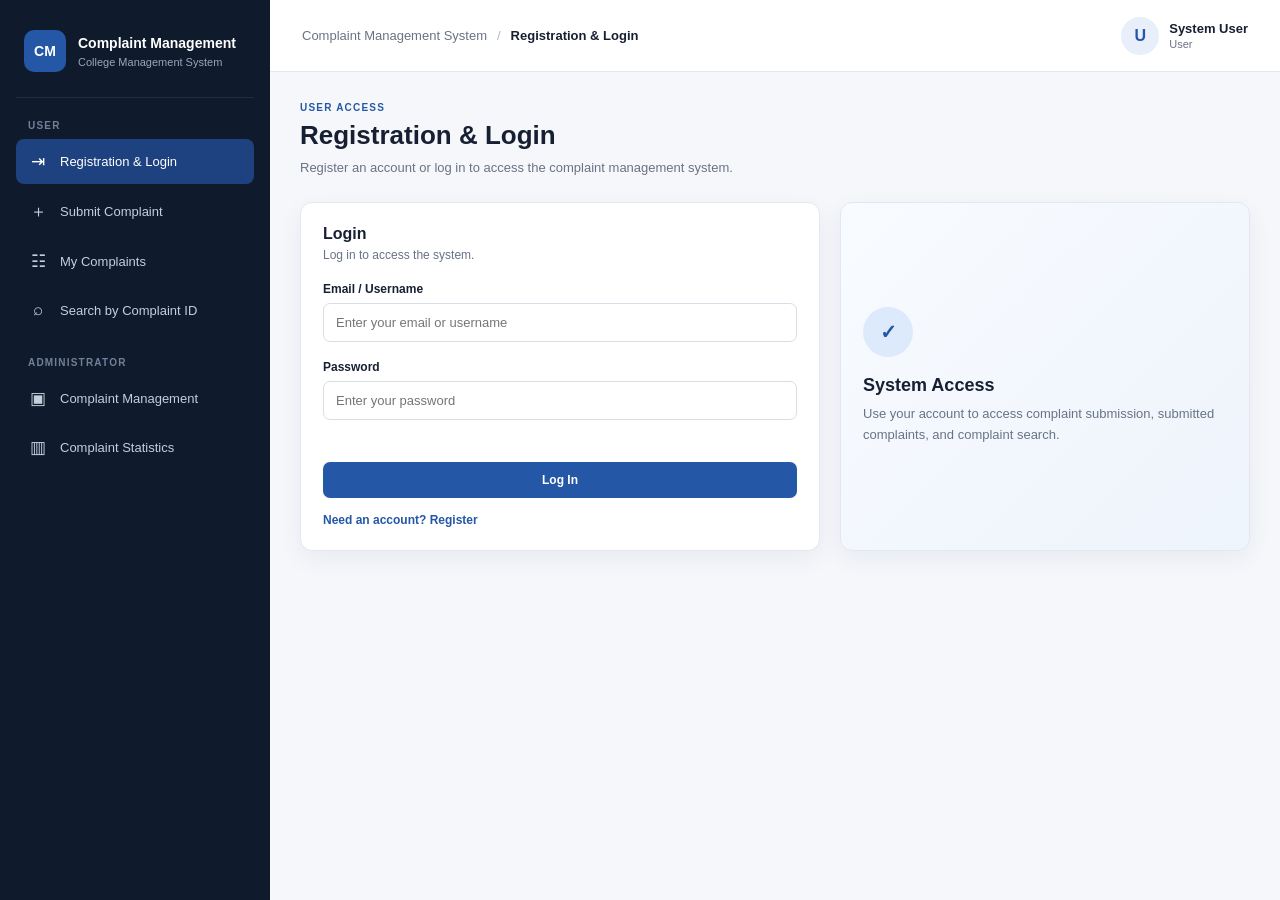
<file: frontend/index.html>
<!DOCTYPE html>
<html lang="en">

<head>
    <meta charset="UTF-8">
    <meta name="viewport" content="width=device-width, initial-scale=1.0">

    <title>Complaint Management System</title>

    <!-- CSS -->
    <link rel="stylesheet" href="style.css">
</head>

<body>

    <div class="app-shell">

        <!-- ================= SIDEBAR ================= -->
        <aside class="sidebar" id="sidebar">

            <!-- Logo / Brand -->
            <div class="brand">

                <div class="brand-mark">
                    CM
                </div>

                <div>
                    <h1>Complaint Management</h1>
                    <span>College Management System</span>
                </div>

            </div>


            <!-- Navigation -->
            <nav class="sidebar-nav">

                <p class="nav-label">USER</p>

                <button
                    class="nav-item active"
                    data-section="auth"
                    type="button">

                    <span class="nav-icon">⇥</span>
                    <span>Registration & Login</span>

                </button>


                <button
                    class="nav-item"
                    data-section="submit"
                    type="button">

                    <span class="nav-icon">＋</span>
                    <span>Submit Complaint</span>

                </button>


                <button
                    class="nav-item"
                    data-section="my-complaints"
                    type="button">

                    <span class="nav-icon">☷</span>
                    <span>My Complaints</span>

                </button>


                <button
                    class="nav-item"
                    data-section="search"
                    type="button">

                    <span class="nav-icon">⌕</span>
                    <span>Search by Complaint ID</span>

                </button>


                <p class="nav-label admin-label">
                    ADMINISTRATOR
                </p>


                <button
                    class="nav-item"
                    data-section="admin-management"
                    type="button">

                    <span class="nav-icon">▣</span>
                    <span>Complaint Management</span>

                </button>


                <button
                    class="nav-item"
                    data-section="admin-dashboard"
                    type="button">

                    <span class="nav-icon">▥</span>
                    <span>Complaint Statistics</span>

                </button>

            </nav>

        </aside>


        <!-- ================= MAIN CONTENT ================= -->
        <main class="main-content">


            <!-- ================= HEADER ================= -->
            <header class="topbar">

                <!-- Mobile Menu -->
                <button
                    class="mobile-menu"
                    id="mobileMenu"
                    type="button"
                    aria-label="Open navigation">

                    ☰

                </button>


                <!-- Breadcrumb -->
                <div class="breadcrumb">

                    <span>
                        Complaint Management System
                    </span>

                    <span class="separator">
                        /
                    </span>

                    <strong id="breadcrumbTitle">
                        Registration & Login
                    </strong>

                </div>


                <!-- User Profile -->
                <div class="profile-area">

                    <div class="profile-avatar">
                        U
                    </div>

                    <div class="profile-text">

                        <strong>
                            System User
                        </strong>

                        <span>
                            User
                        </span>

                    </div>

                </div>

            </header>


            <!-- ================= PAGE CONTENT ================= -->

            <div class="content">


                <!-- ==================================================
                     1. REGISTRATION & LOGIN
                =================================================== -->

                <section
                    class="page-section active"
                    id="auth">

                    <div class="page-heading">

                        <div>

                            <p class="eyebrow">
                                USER ACCESS
                            </p>

                            <h2>
                                Registration & Login
                            </h2>

                            <p>
                                Register an account or log in to
                                access the complaint management system.
                            </p>

                        </div>

                    </div>


                    <div class="auth-grid">


                        <!-- Login / Registration Form -->

                        <div class="panel auth-panel">

                            <div class="panel-heading">

                                <div>

                                    <h3 id="authTitle">
                                        Login
                                    </h3>

                                    <p id="authDescription">
                                        Log in to access the system.
                                    </p>

                                </div>

                            </div>


                            <form id="authForm">


                                <!-- Name - Registration Only -->

                                <div
                                    class="form-group register-field hidden">

                                    <label for="registerName">
                                        Name
                                    </label>

                                    <input
                                        id="registerName"
                                        type="text"
                                        placeholder="Enter your name">

                                </div>


                                <!-- Email / Username -->

                                <div class="form-group">

                                    <label for="authEmail">
                                        Email / Username
                                    </label>

                                    <input
                                        id="authEmail"
                                        type="text"
                                        placeholder="Enter your email or username">

                                </div>


                                <!-- Password -->

                                <div class="form-group">

                                    <label for="authPassword">
                                        Password
                                    </label>

                                    <input
                                        id="authPassword"
                                        type="password"
                                        placeholder="Enter your password">

                                </div>


                                <!-- Error Message -->

                                <p
                                    class="form-message"
                                    id="authMessage">
                                </p>


                                <!-- Login / Register Button -->

                                <button
                                    class="primary-btn full-width"
                                    id="authSubmit"
                                    type="submit">

                                    Log In

                                </button>

                            </form>


                            <!-- Toggle Login / Register -->

                            <button
                                class="text-btn"
                                id="toggleAuth"
                                type="button">

                                Need an account? Register

                            </button>

                        </div>


                        <!-- System Access Information -->

                        <div class="panel access-panel">

                            <div class="access-icon">
                                ✓
                            </div>

                            <h3>
                                System Access
                            </h3>

                            <p>
                                Use your account to access complaint
                                submission, submitted complaints,
                                and complaint search.
                            </p>

                        </div>

                    </div>

                </section>



                <!-- ==================================================
                     2. SUBMIT COMPLAINT
                =================================================== -->

                <section
                    class="page-section"
                    id="submit">

                    <div class="page-heading">

                        <div>

                            <p class="eyebrow">
                                USER MODULE
                            </p>

                            <h2>
                                Submit Complaint
                            </h2>

                            <p>
                                Enter the complaint information
                                and submit it through the system.
                            </p>

                        </div>

                    </div>


                    <div class="panel form-panel">


                        <div class="panel-heading">

                            <div>

                                <h3>
                                    Complaint Information
                                </h3>

                                <p>
                                    Complete the form to submit a complaint.
                                </p>

                            </div>

                        </div>


                        <form id="complaintForm">


                            <div class="form-grid">


                                <!-- Subject -->

                                <div class="form-group">

                                    <label for="complaintSubject">
                                        Complaint Subject
                                    </label>

                                    <input
                                        id="complaintSubject"
                                        type="text"
                                        placeholder="Enter complaint subject"
                                        required>

                                </div>


                                <!-- Category -->

                                <div class="form-group">

                                    <label for="complaintCategory">
                                        Complaint Category
                                    </label>

                                    <input
                                        id="complaintCategory"
                                        type="text"
                                        placeholder="Enter complaint category"
                                        required>

                                </div>


                                <!-- Complaint Details -->

                                <div
                                    class="form-group full-span">

                                    <label for="complaintDescription">
                                        Complaint Details
                                    </label>

                                    <textarea
                                        id="complaintDescription"
                                        rows="6"
                                        placeholder="Enter complaint details"
                                        required></textarea>

                                </div>

                            </div>


                            <!-- Error Message -->

                            <p
                                class="form-message"
                                id="complaintMessage">
                            </p>


                            <!-- Submit -->

                            <button
                                class="primary-btn"
                                type="submit">

                                Submit Complaint

                            </button>

                        </form>

                    </div>

                </section>



                <!-- ==================================================
                     3. MY COMPLAINTS
                =================================================== -->

                <section
                    class="page-section"
                    id="my-complaints">

                    <div class="page-heading">

                        <div>

                            <p class="eyebrow">
                                USER MODULE
                            </p>

                            <h2>
                                My Complaints
                            </h2>

                            <p>
                                View complaints submitted by the
                                current user.
                            </p>

                        </div>

                    </div>


                    <div class="panel">


                        <div class="table-toolbar">

                            <div>

                                <h3>
                                    Submitted Complaints
                                </h3>

                                <p class="muted">
                                    Mock data for frontend demonstration.
                                </p>

                            </div>

                        </div>


                        <div class="table-wrap">

                            <table>

                                <thead>

                                    <tr>

                                        <th>
                                            Complaint ID
                                        </th>

                                        <th>
                                            Subject
                                        </th>

                                        <th>
                                            Category
                                        </th>

                                        <th>
                                            Status
                                        </th>

                                    </tr>

                                </thead>


                                <tbody id="myComplaintsTable">
                                </tbody>

                            </table>

                        </div>

                    </div>

                </section>



                <!-- ==================================================
                     4. SEARCH COMPLAINT
                =================================================== -->

                <section
                    class="page-section"
                    id="search">

                    <div class="page-heading">

                        <div>

                            <p class="eyebrow">
                                USER MODULE
                            </p>

                            <h2>
                                Search Complaint by ID
                            </h2>

                            <p>
                                Find a specific complaint using
                                its complaint ID.
                            </p>

                        </div>

                    </div>


                    <div class="panel search-panel">


                        <form
                            id="searchForm"
                            class="search-form">


                            <div class="form-group">

                                <label for="searchId">
                                    Complaint ID
                                </label>

                                <input
                                    id="searchId"
                                    type="text"
                                    placeholder="Example: CMP-1001"
                                    required>

                            </div>


                            <button
                                class="primary-btn"
                                type="submit">

                                Search Complaint

                            </button>

                        </form>


                        <!-- Search Result -->

                        <div
                            id="searchResult"
                            class="search-result hidden">
                        </div>

                    </div>

                </section>



                <!-- ==================================================
                     5. ADMIN COMPLAINT MANAGEMENT
                =================================================== -->

                <section
                    class="page-section"
                    id="admin-management">

                    <div class="page-heading">

                        <div>

                            <p class="eyebrow">
                                ADMINISTRATOR
                            </p>

                            <h2>
                                Complaint Management
                            </h2>

                            <p>
                                Manage complaints and update
                                their status.
                            </p>

                        </div>


                        <span class="admin-badge">
                            Administrator
                        </span>

                    </div>


                    <div class="panel">


                        <div class="table-toolbar">


                            <div>

                                <h3>
                                    Complaints
                                </h3>

                                <p class="muted">
                                    Mock data for frontend demonstration.
                                </p>

                            </div>


                            <!-- Complaint ID Filter -->

                            <div class="table-search">

                                <input
                                    id="adminFilter"
                                    type="text"
                                    placeholder="Search complaint ID...">

                            </div>

                        </div>


                        <div class="table-wrap">

                            <table>

                                <thead>

                                    <tr>

                                        <th>
                                            Complaint ID
                                        </th>

                                        <th>
                                            Subject
                                        </th>

                                        <th>
                                            Category
                                        </th>

                                        <th>
                                            Status
                                        </th>

                                        <th>
                                            Update Status
                                        </th>

                                    </tr>

                                </thead>


                                <tbody
                                    id="adminComplaintsTable">
                                </tbody>

                            </table>

                        </div>

                    </div>

                </section>



                <!-- ==================================================
                     6. ADMIN DASHBOARD
                =================================================== -->

                <section
                    class="page-section"
                    id="admin-dashboard">


                    <div class="page-heading">


                        <div>

                            <p class="eyebrow">
                                ADMINISTRATOR
                            </p>

                            <h2>
                                Complaint Statistics
                            </h2>

                            <p>
                                Dashboard displaying complaint statistics.
                            </p>

                        </div>


                        <span class="admin-badge">
                            Administrator
                        </span>

                    </div>



                    <!-- ================= SUMMARY CARDS ================= -->

                    <div class="summary-grid">


                        <!-- Total -->

                        <div class="summary-card">

                            <div class="summary-icon">
                                ▣
                            </div>

                            <div>

                                <span>
                                    Total Complaints
                                </span>

                                <strong id="totalCount">
                                    0
                                </strong>

                            </div>

                        </div>


                        <!-- Pending -->

                        <div class="summary-card">

                            <div class="summary-icon">
                                ◷
                            </div>

                            <div>

                                <span>
                                    Pending
                                </span>

                                <strong id="pendingCount">
                                    0
                                </strong>

                            </div>

                        </div>


                        <!-- Resolved -->

                        <div class="summary-card">

                            <div class="summary-icon">
                                ✓
                            </div>

                            <div>

                                <span>
                                    Resolved
                                </span>

                                <strong id="resolvedCount">
                                    0
                                </strong>

                            </div>

                        </div>


                        <!-- In Progress -->

                        <div class="summary-card">

                            <div class="summary-icon">
                                ↻
                            </div>

                            <div>

                                <span>
                                    In Progress
                                </span>

                                <strong id="progressCount">
                                    0
                                </strong>

                            </div>

                        </div>

                    </div>



                    <!-- ================= DASHBOARD CONTENT ================= -->

                    <div class="dashboard-grid">


                        <!-- Complaint Statistics -->

                        <div class="panel">


                            <div class="panel-heading">

                                <div>

                                    <h3>
                                        Complaint Statistics
                                    </h3>

                                    <p>
                                        Current mock complaint
                                        status distribution.
                                    </p>

                                </div>

                            </div>


                            <div class="stat-bars">


                                <!-- Pending -->

                                <div class="bar-row">

                                    <div class="bar-label">

                                        <span>
                                            Pending
                                        </span>

                                        <strong id="pendingBarValue">
                                            0
                                        </strong>

                                    </div>


                                    <div class="bar-track">

                                        <div
                                            class="bar-fill"
                                            id="pendingBar">
                                        </div>

                                    </div>

                                </div>


                                <!-- In Progress -->

                                <div class="bar-row">

                                    <div class="bar-label">

                                        <span>
                                            In Progress
                                        </span>

                                        <strong id="progressBarValue">
                                            0
                                        </strong>

                                    </div>


                                    <div class="bar-track">

                                        <div
                                            class="bar-fill"
                                            id="progressBar">
                                        </div>

                                    </div>

                                </div>


                                <!-- Resolved -->

                                <div class="bar-row">

                                    <div class="bar-label">

                                        <span>
                                            Resolved
                                        </span>

                                        <strong id="resolvedBarValue">
                                            0
                                        </strong>

                                    </div>


                                    <div class="bar-track">

                                        <div
                                            class="bar-fill"
                                            id="resolvedBar">
                                        </div>

                                    </div>

                                </div>

                            </div>

                        </div>



                        <!-- Complaint Overview -->

                        <div class="panel">


                            <div class="panel-heading">

                                <div>

                                    <h3>
                                        Complaint Overview
                                    </h3>

                                    <p>
                                        Mock records available
                                        in the frontend.
                                    </p>

                                </div>

                            </div>


                            <div class="overview-list">


                                <div>

                                    <span>
                                        Submitted complaints
                                    </span>

                                    <strong id="overviewTotal">
                                        0
                                    </strong>

                                </div>


                                <div>

                                    <span>
                                        Pending complaints
                                    </span>

                                    <strong id="overviewPending">
                                        0
                                    </strong>

                                </div>


                                <div>

                                    <span>
                                        In-progress complaints
                                    </span>

                                    <strong id="overviewProgress">
                                        0
                                    </strong>

                                </div>


                                <div>

                                    <span>
                                        Resolved complaints
                                    </span>

                                    <strong id="overviewResolved">
                                        0
                                    </strong>

                                </div>

                            </div>

                        </div>

                    </div>

                </section>

            </div>

        </main>

    </div>


    <!-- Toast Message -->

    <div
        class="toast"
        id="toast">
    </div>


    <!-- JavaScript -->
    <script src="react.js"></script>

</body>

</html>
</file>
<file: frontend/style.css>
/* =========================================
   COMPLAINT MANAGEMENT SYSTEM
   STYLE.CSS
========================================= */


/* =========================================
   RESET
========================================= */

* {
    margin: 0;
    padding: 0;
    box-sizing: border-box;
}


/* =========================================
   ROOT VARIABLES
========================================= */

:root {
    --primary: #2457a6;
    --primary-dark: #173d78;

    --background: #f5f7fb;
    --white: #ffffff;

    --border: #e3e8f0;

    --text: #172033;
    --muted: #697386;

    --sidebar: #101a2d;
    --sidebar-text: #c5cedc;

    --success: #16845b;
    --warning: #b7791f;
    --progress: #3f6fc4;
    --danger: #bd3d3d;

    --shadow: 0 8px 24px rgba(25, 42, 70, 0.06);
}


/* =========================================
   BODY
========================================= */

body {
    min-height: 100vh;

    background: var(--background);

    color: var(--text);

    font-family:
        Arial,
        Helvetica,
        sans-serif;
}


/* =========================================
   FORM ELEMENTS
========================================= */

button,
input,
textarea,
select {
    font-family: inherit;
}

button {
    cursor: pointer;
}


/* =========================================
   MAIN APPLICATION
========================================= */

.app-shell {
    display: flex;

    min-height: 100vh;
}


/* =========================================
   SIDEBAR
========================================= */

.sidebar {
    width: 270px;

    min-height: 100vh;

    background: var(--sidebar);

    color: white;

    padding: 22px 16px;

    flex-shrink: 0;
}


/* =========================================
   BRAND
========================================= */

.brand {
    display: flex;

    align-items: center;

    gap: 12px;

    padding: 8px 8px 25px;

    border-bottom:
        1px solid
        rgba(255, 255, 255, 0.08);
}


.brand-mark {
    width: 42px;
    height: 42px;

    display: flex;

    align-items: center;
    justify-content: center;

    border-radius: 10px;

    background: var(--primary);

    color: white;

    font-size: 14px;

    font-weight: 800;
}


.brand h1 {
    font-size: 14px;

    line-height: 1.3;

    color: white;
}


.brand span {
    display: block;

    margin-top: 3px;

    color: #9aa6ba;

    font-size: 11px;
}


/* =========================================
   NAVIGATION
========================================= */

.sidebar-nav {
    padding-top: 22px;
}


.nav-label {
    padding:
        0 12px
        8px;

    color: #718099;

    font-size: 10px;

    font-weight: 800;

    letter-spacing: 1.2px;
}


.admin-label {
    margin-top: 25px;
}


/* =========================================
   NAVIGATION BUTTON
========================================= */

.nav-item {
    width: 100%;

    display: flex;

    align-items: center;

    gap: 12px;

    padding: 12px;

    margin-bottom: 4px;

    border: none;

    border-radius: 8px;

    background: transparent;

    color: var(--sidebar-text);

    text-align: left;

    font-size: 13px;

    transition:
        background 0.2s ease,
        color 0.2s ease;
}


.nav-item:hover {
    background:
        rgba(255, 255, 255, 0.07);

    color: white;
}


.nav-item.active {
    background: #1e4280;

    color: white;
}


/* =========================================
   NAVIGATION ICON
========================================= */

.nav-icon {
    width: 20px;

    display: inline-flex;

    justify-content: center;

    font-size: 17px;
}


/* =========================================
   MAIN CONTENT
========================================= */

.main-content {
    flex: 1;

    min-width: 0;
}


/* =========================================
   TOP BAR
========================================= */

.topbar {
    height: 72px;

    display: flex;

    align-items: center;

    justify-content: space-between;

    padding: 0 32px;

    background: var(--white);

    border-bottom:
        1px solid
        var(--border);
}


/* =========================================
   BREADCRUMB
========================================= */

.breadcrumb {
    display: flex;

    align-items: center;

    gap: 10px;

    color: var(--muted);

    font-size: 13px;
}


.breadcrumb strong {
    color: var(--text);
}


.separator {
    color: #b1b8c5;
}


/* =========================================
   PROFILE
========================================= */

.profile-area {
    display: flex;

    align-items: center;

    gap: 10px;
}


.profile-avatar {
    width: 38px;
    height: 38px;

    display: flex;

    align-items: center;
    justify-content: center;

    border-radius: 50%;

    background: #e8effb;

    color: var(--primary);

    font-weight: 800;
}


.profile-text {
    display: flex;

    flex-direction: column;

    gap: 2px;
}


.profile-text strong {
    font-size: 13px;
}


.profile-text span {
    color: var(--muted);

    font-size: 11px;
}


/* =========================================
   MOBILE MENU
========================================= */

.mobile-menu {
    display: none;

    border: none;

    background: transparent;

    color: var(--text);

    font-size: 22px;
}


/* =========================================
   PAGE CONTENT
========================================= */

.content {
    width: 100%;

    max-width: 1400px;

    margin: 0 auto;

    padding: 30px;
}


/* =========================================
   PAGE SECTIONS
========================================= */

.page-section {
    display: none;
}


.page-section.active {
    display: block;
}


/* =========================================
   PAGE HEADING
========================================= */

.page-heading {
    display: flex;

    align-items: flex-start;

    justify-content: space-between;

    gap: 20px;

    margin-bottom: 24px;
}


.eyebrow {
    margin-bottom: 7px;

    color: var(--primary);

    font-size: 10px;

    font-weight: 800;

    letter-spacing: 1.2px;
}


.page-heading h2 {
    margin-bottom: 7px;

    color: var(--text);

    font-size: 26px;

    line-height: 1.2;
}


.page-heading p:not(.eyebrow) {
    color: var(--muted);

    font-size: 13px;

    line-height: 1.5;
}


/* =========================================
   PANEL
========================================= */

.panel {
    background: var(--white);

    border:
        1px solid
        var(--border);

    border-radius: 12px;

    padding: 22px;

    box-shadow: var(--shadow);
}


.panel-heading {
    display: flex;

    justify-content: space-between;

    gap: 15px;

    margin-bottom: 20px;
}


.panel-heading h3 {
    margin-bottom: 5px;

    font-size: 16px;
}


.panel-heading p,
.muted {
    color: var(--muted);

    font-size: 12px;
}


/* =========================================
   LOGIN / REGISTRATION
========================================= */

.auth-grid {
    display: grid;

    grid-template-columns:
        minmax(300px, 520px)
        1fr;

    gap: 20px;
}


.auth-panel {
    width: 100%;

    max-width: 520px;
}


/* =========================================
   SYSTEM ACCESS PANEL
========================================= */

.access-panel {
    min-height: 300px;

    display: flex;

    flex-direction: column;

    justify-content: center;

    align-items: flex-start;

    background:
        linear-gradient(
            135deg,
            #f8fbff,
            #eef4fc
        );
}


.access-icon {
    width: 50px;
    height: 50px;

    display: flex;

    align-items: center;
    justify-content: center;

    margin-bottom: 18px;

    border-radius: 50%;

    background: #dceafb;

    color: var(--primary);

    font-size: 20px;

    font-weight: bold;
}


.access-panel h3 {
    margin-bottom: 8px;

    font-size: 18px;
}


.access-panel p {
    max-width: 440px;

    color: var(--muted);

    font-size: 13px;

    line-height: 1.6;
}


/* =========================================
   FORM GRID
========================================= */

.form-grid {
    display: grid;

    grid-template-columns:
        1fr 1fr;

    gap: 18px;
}


/* =========================================
   FORM GROUP
========================================= */

.form-group {
    display: flex;

    flex-direction: column;

    gap: 7px;

    margin-bottom: 18px;
}


.form-group label {
    color: var(--text);

    font-size: 12px;

    font-weight: 700;
}


/* =========================================
   INPUTS
========================================= */

.form-group input,
.form-group textarea,
.table-search input,
.search-form input {
    width: 100%;

    padding: 11px 12px;

    border:
        1px solid
        #d8dee8;

    border-radius: 7px;

    outline: none;

    background: white;

    color: var(--text);

    font-size: 13px;

    transition:
        border-color 0.2s ease,
        box-shadow 0.2s ease;
}


.form-group input:focus,
.form-group textarea:focus,
.table-search input:focus,
.search-form input:focus {
    border-color: var(--primary);

    box-shadow:
        0 0 0 3px
        rgba(36, 87, 166, 0.09);
}


.form-group textarea {
    min-height: 130px;

    resize: vertical;
}


/* =========================================
   FULL WIDTH FORM FIELD
========================================= */

.full-span {
    grid-column: 1 / -1;
}


/* =========================================
   PRIMARY BUTTON
========================================= */

.primary-btn {
    padding: 11px 18px;

    border: none;

    border-radius: 7px;

    background: var(--primary);

    color: white;

    font-size: 12px;

    font-weight: 700;

    transition:
        background 0.2s ease,
        transform 0.1s ease;
}


.primary-btn:hover {
    background: var(--primary-dark);
}


.primary-btn:active {
    transform: translateY(1px);
}


.full-width {
    width: 100%;
}


/* =========================================
   TEXT BUTTON
========================================= */

.text-btn {
    margin-top: 15px;

    border: none;

    background: transparent;

    color: var(--primary);

    font-size: 12px;

    font-weight: 700;
}


.text-btn:hover {
    text-decoration: underline;
}


/* =========================================
   FORM MESSAGE
========================================= */

.form-message {
    min-height: 18px;

    margin:
        -4px 0
        10px;

    color: var(--danger);

    font-size: 12px;
}


/* =========================================
   SEARCH PANEL
========================================= */

.search-panel {
    width: 100%;

    max-width: 850px;
}


.search-form {
    display: flex;

    align-items: flex-end;

    gap: 14px;
}


.search-form .form-group {
    flex: 1;

    margin-bottom: 0;
}


/* =========================================
   SEARCH RESULT
========================================= */

.search-result {
    margin-top: 22px;

    padding: 17px;

    border:
        1px solid
        var(--border);

    border-radius: 9px;

    background: #fafbfd;
}


.search-result h4 {
    margin-bottom: 10px;

    font-size: 15px;
}


.result-row {
    display: flex;

    justify-content: space-between;

    gap: 15px;

    padding: 9px 0;

    border-bottom:
        1px solid
        var(--border);

    font-size: 12px;
}


.result-row:last-child {
    border-bottom: none;
}


.result-row span {
    color: var(--muted);
}


/* =========================================
   TABLE TOOLBAR
========================================= */

.table-toolbar {
    display: flex;

    align-items: flex-end;

    justify-content: space-between;

    gap: 20px;

    margin-bottom: 18px;
}


.table-search {
    width: 230px;
}


/* =========================================
   TABLE
========================================= */

.table-wrap {
    width: 100%;

    overflow-x: auto;
}


table {
    width: 100%;

    min-width: 650px;

    border-collapse: collapse;
}


th,
td {
    padding: 13px 12px;

    border-bottom:
        1px solid
        var(--border);

    text-align: left;

    font-size: 12px;
}


th {
    background: #fafbfd;

    color: var(--muted);

    font-size: 10px;

    font-weight: 800;

    letter-spacing: 0.6px;

    text-transform: uppercase;
}


td {
    color: #293246;
}


tbody tr:hover {
    background: #fafbfd;
}


/* =========================================
   STATUS
========================================= */

.status {
    display: inline-flex;

    align-items: center;

    padding: 5px 9px;

    border-radius: 20px;

    font-size: 10px;

    font-weight: 800;
}


.status.pending {
    background: #fff5dd;

    color: var(--warning);
}


.status.progress {
    background: #eaf1ff;

    color: var(--progress);
}


.status.resolved {
    background: #e5f7ef;

    color: var(--success);
}


/* =========================================
   ADMIN STATUS SELECT
========================================= */

.status-select {
    padding: 6px 8px;

    border:
        1px solid
        #d8dee8;

    border-radius: 6px;

    outline: none;

    background: white;

    font-size: 11px;
}


.status-select:focus {
    border-color: var(--primary);
}


/* =========================================
   ADMIN BADGE
========================================= */

.admin-badge {
    padding: 7px 10px;

    border-radius: 20px;

    background: #e9effa;

    color: var(--primary);

    font-size: 10px;

    font-weight: 800;
}


/* =========================================
   SUMMARY CARDS
========================================= */

.summary-grid {
    display: grid;

    grid-template-columns:
        repeat(4, 1fr);

    gap: 16px;

    margin-bottom: 20px;
}


.summary-card {
    display: flex;

    align-items: center;

    gap: 15px;

    padding: 18px;

    background: var(--white);

    border:
        1px solid
        var(--border);

    border-radius: 12px;

    box-shadow: var(--shadow);
}


.summary-icon {
    width: 43px;
    height: 43px;

    display: flex;

    align-items: center;
    justify-content: center;

    border-radius: 9px;

    background: #edf3fd;

    color: var(--primary);

    font-size: 20px;
}


.summary-card span {
    display: block;

    margin-bottom: 5px;

    color: var(--muted);

    font-size: 11px;
}


.summary-card strong {
    font-size: 24px;
}


/* =========================================
   ADMIN DASHBOARD GRID
========================================= */

.dashboard-grid {
    display: grid;

    grid-template-columns:
        1.35fr 1fr;

    gap: 20px;
}


/* =========================================
   STATISTICS BARS
========================================= */

.stat-bars {
    display: grid;

    gap: 23px;

    padding-top: 8px;
}


.bar-label {
    display: flex;

    justify-content: space-between;

    margin-bottom: 8px;

    font-size: 12px;
}


.bar-track {
    width: 100%;

    height: 9px;

    overflow: hidden;

    border-radius: 10px;

    background: #edf0f5;
}


.bar-fill {
    width: 0;

    height: 100%;

    border-radius: inherit;

    background: var(--primary);

    transition:
        width 0.3s ease;
}


/* =========================================
   OVERVIEW LIST
========================================= */

.overview-list {
    display: grid;

    gap: 0;
}


.overview-list div {
    display: flex;

    align-items: center;

    justify-content: space-between;

    padding: 14px 0;

    border-bottom:
        1px solid
        var(--border);

    font-size: 13px;
}


.overview-list div:last-child {
    border-bottom: none;
}


.overview-list span {
    color: var(--muted);
}


.overview-list strong {
    font-size: 14px;
}


/* =========================================
   TOAST
========================================= */

.toast {
    position: fixed;

    right: 24px;

    bottom: 24px;

    z-index: 100;

    max-width: 330px;

    padding: 12px 16px;

    border-radius: 8px;

    background: #172033;

    color: white;

    font-size: 12px;

    opacity: 0;

    transform:
        translateY(12px);

    pointer-events: none;

    transition:
        opacity 0.25s ease,
        transform 0.25s ease;
}


.toast.show {
    opacity: 1;

    transform:
        translateY(0);
}


/* =========================================
   HIDDEN
========================================= */

.hidden {
    display: none !important;
}


/* =========================================
   TABLET
========================================= */

@media (max-width: 1050px) {

    .sidebar {
        width: 235px;
    }


    .summary-grid {
        grid-template-columns:
            repeat(2, 1fr);
    }


    .dashboard-grid {
        grid-template-columns:
            1fr;
    }

}


/* =========================================
   MOBILE
========================================= */

@media (max-width: 800px) {

    .sidebar {
        position: fixed;

        top: 0;
        bottom: 0;
        left: -270px;

        z-index: 50;

        width: 270px;

        transition:
            left 0.25s ease;
    }


    .sidebar.open {
        left: 0;
    }


    .mobile-menu {
        display: block;

        margin-right: 12px;
    }


    .topbar {
        padding: 0 18px;
    }


    .breadcrumb {
        flex: 1;
    }


    .profile-text {
        display: none;
    }


    .content {
        padding: 22px 18px;
    }


    .auth-grid {
        grid-template-columns:
            1fr;
    }


    .auth-panel {
        max-width: none;
    }

}


/* =========================================
   SMALL MOBILE
========================================= */

@media (max-width: 600px) {

    .page-heading {
        flex-direction: column;
    }


    .page-heading h2 {
        font-size: 22px;
    }


    .summary-grid {
        grid-template-columns:
            1fr;
    }


    .form-grid {
        grid-template-columns:
            1fr;
    }


    .full-span {
        grid-column: auto;
    }


    .search-form {
        flex-direction: column;

        align-items: stretch;
    }


    .search-form .form-group {
        margin-bottom: 0;
    }


    .table-toolbar {
        flex-direction: column;

        align-items: stretch;
    }


    .table-search {
        width: 100%;
    }


    .admin-badge {
        align-self: flex-start;
    }


    .topbar {
        height: 64px;
    }


    .breadcrumb > span:first-child {
        display: none;
    }

}
</file>
